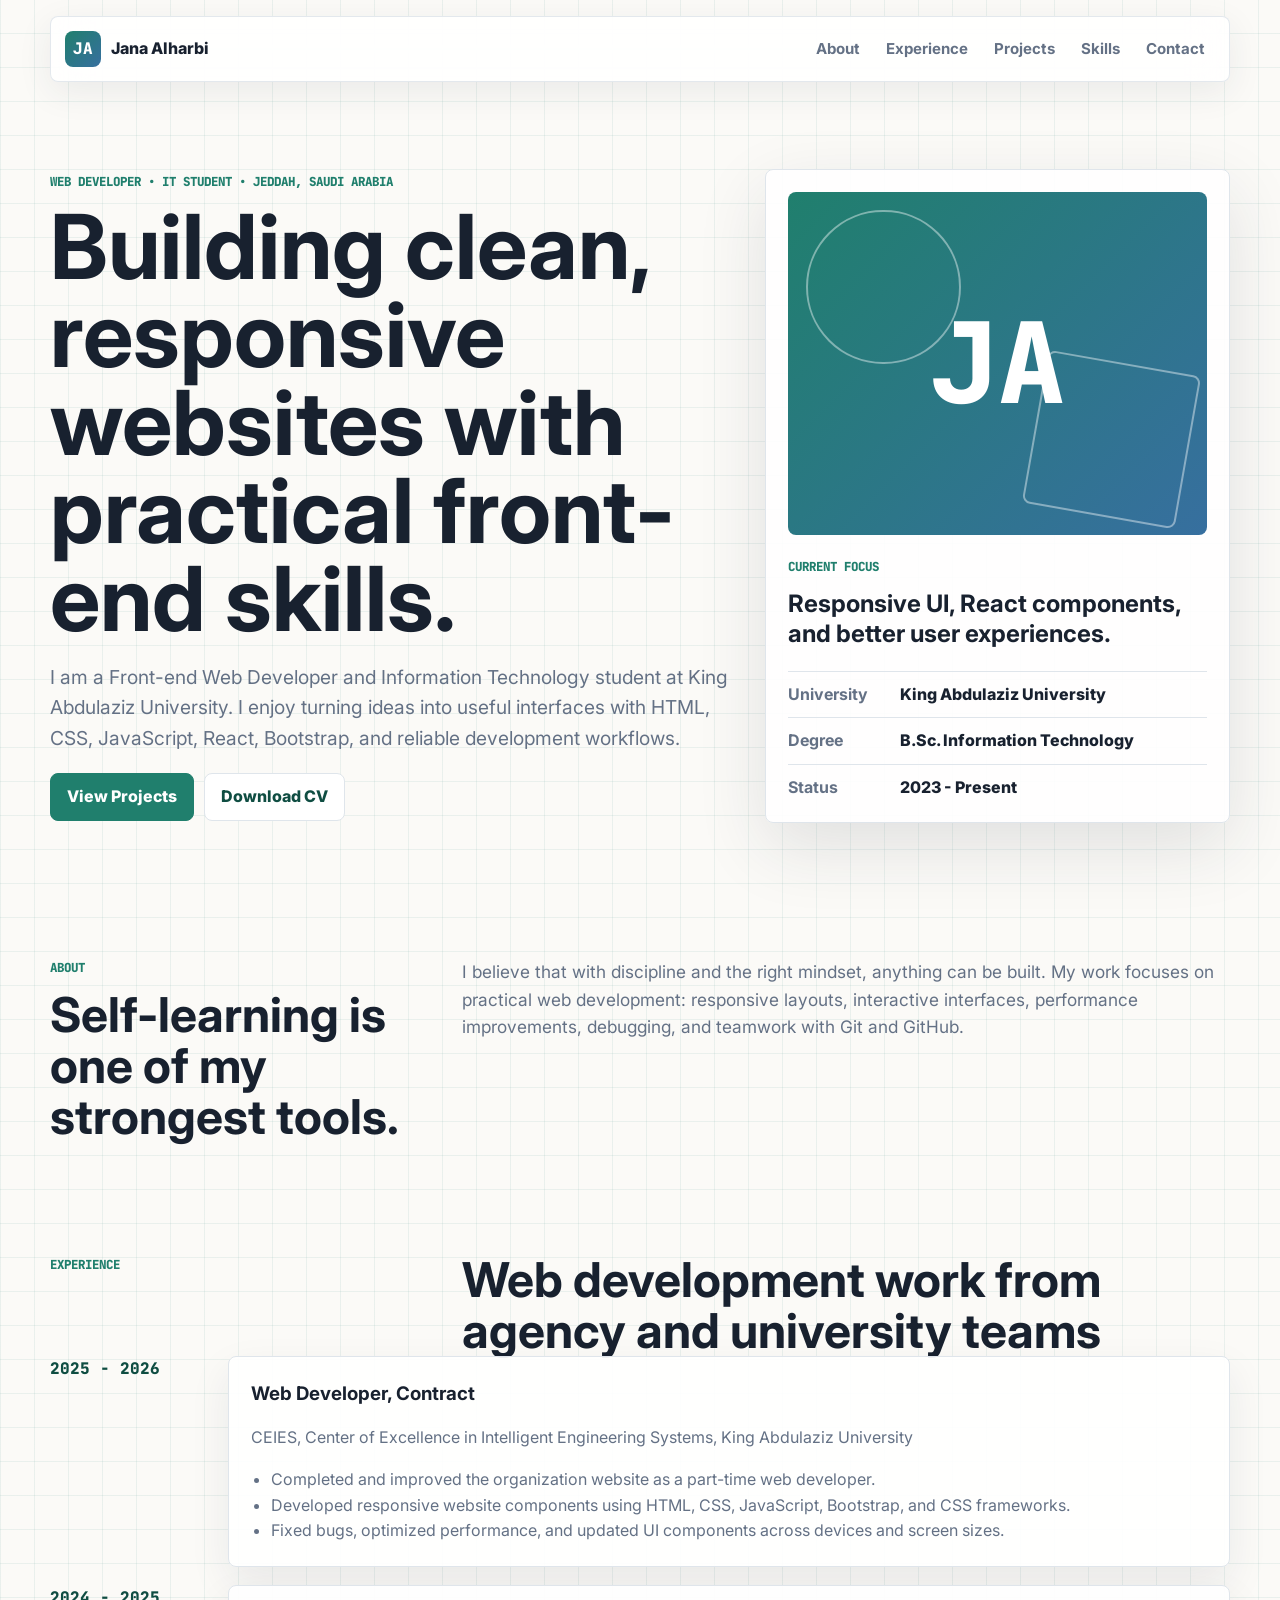
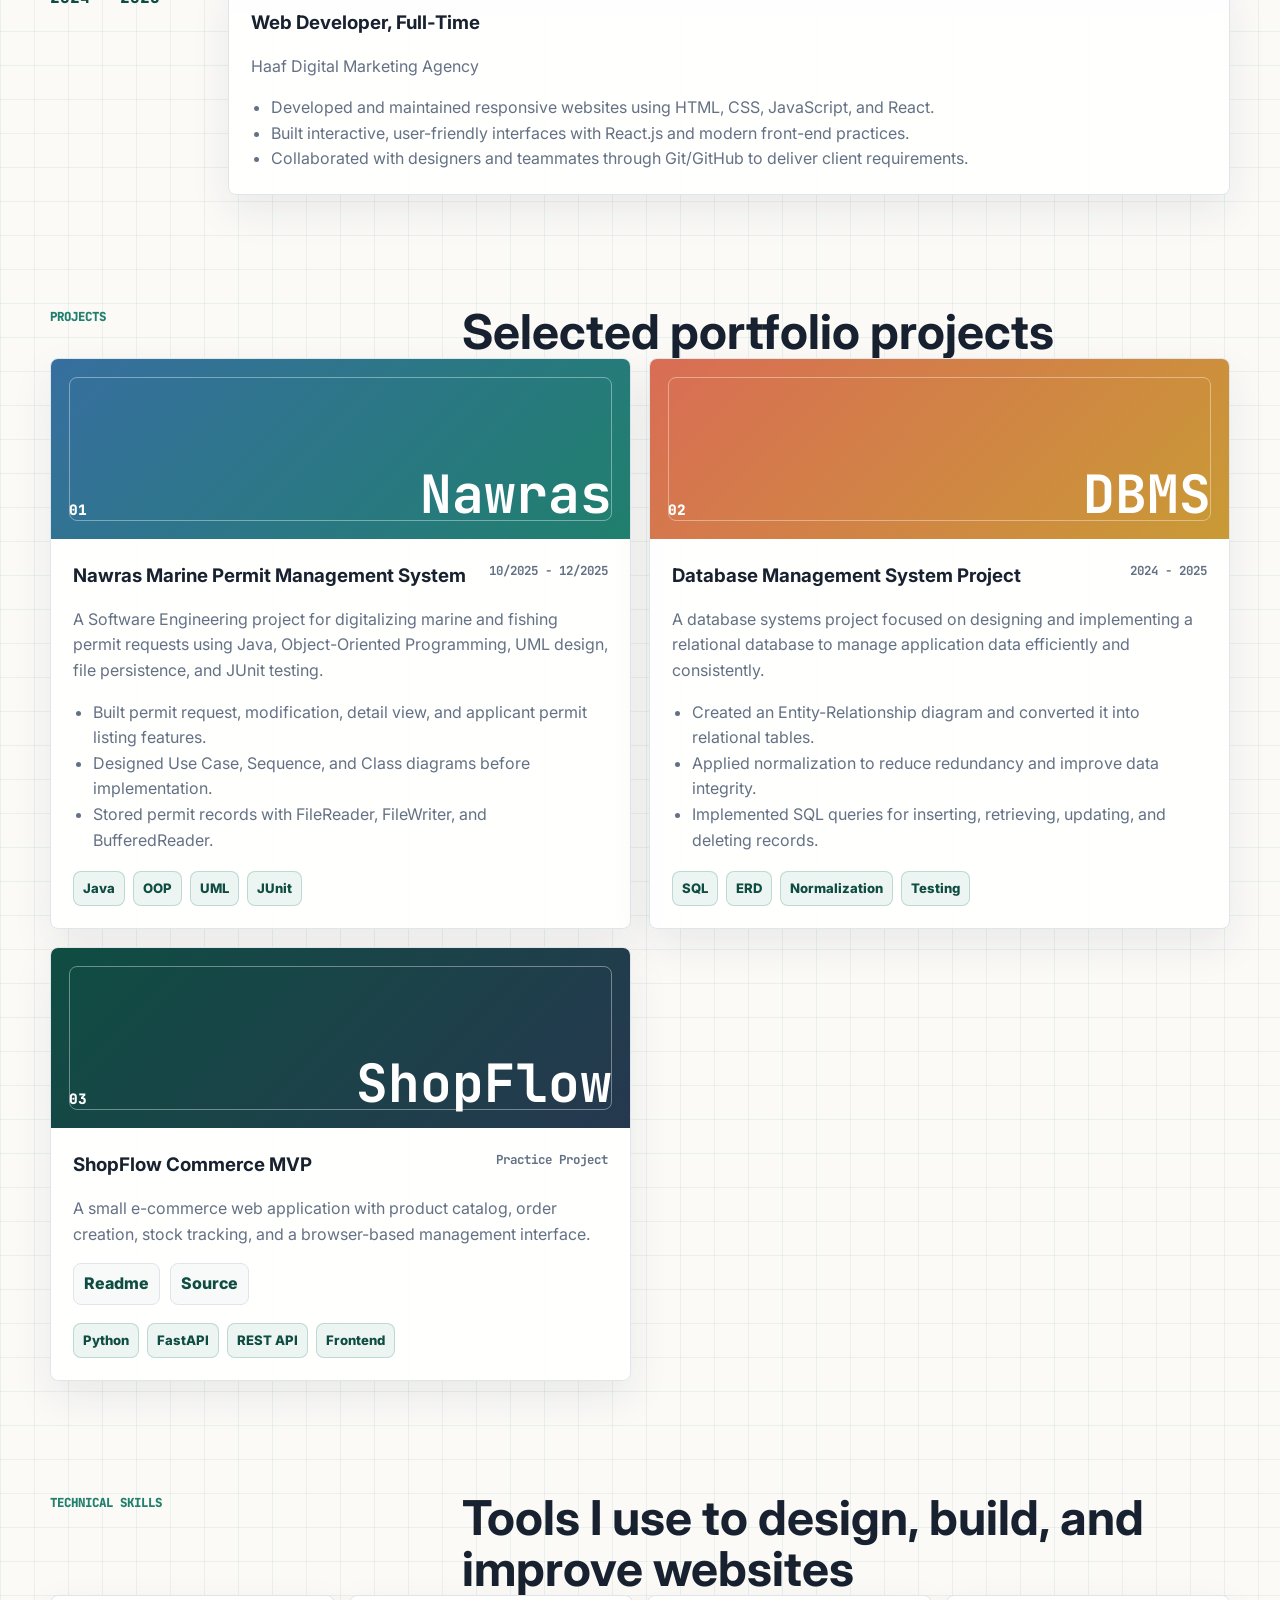
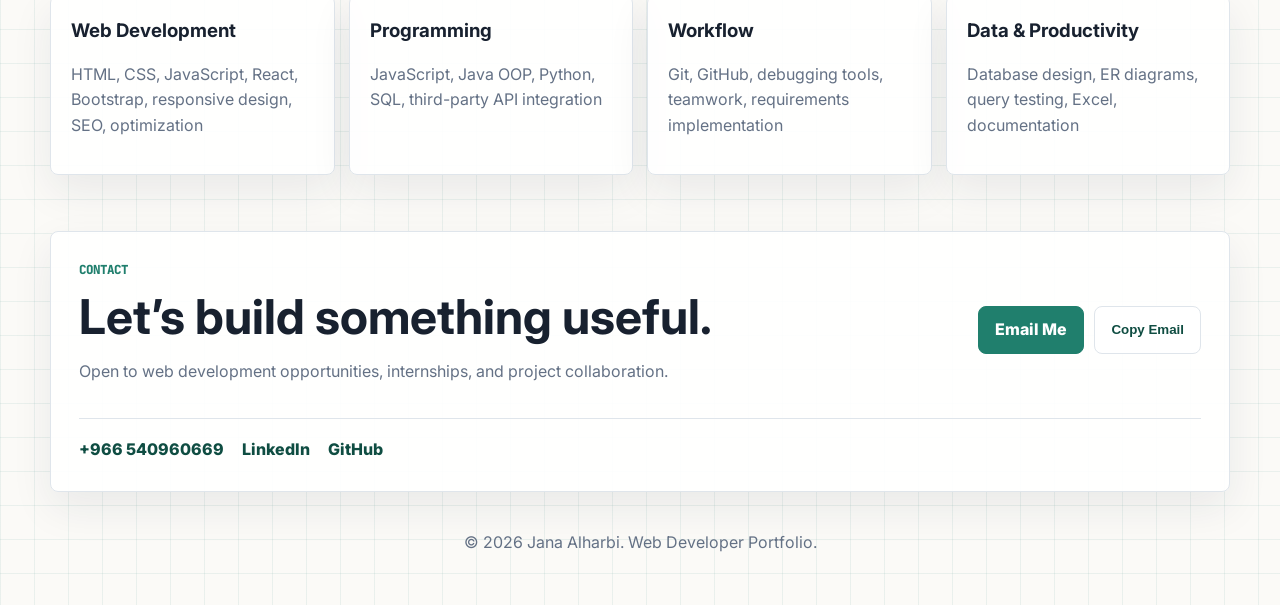
<file: index.html>
<!doctype html>
<html lang="en">
  <head>
    <meta charset="UTF-8" />
    <meta name="viewport" content="width=device-width, initial-scale=1.0" />
    <title>Jana Alharbi | Web Developer Portfolio</title>
    <meta
      name="description"
      content="Portfolio website for Jana Alharbi, a web developer and Information Technology student at King Abdulaziz University."
    />
    <link rel="preconnect" href="https://fonts.googleapis.com" />
    <link rel="preconnect" href="https://fonts.gstatic.com" crossorigin />
    <link
      href="https://fonts.googleapis.com/css2?family=Inter:wght@400;500;600;700;800&family=JetBrains+Mono:wght@500;700&display=swap"
      rel="stylesheet"
    />
    <link rel="stylesheet" href="styles.css" />
  </head>
  <body>
    <header class="site-header">
      <a class="brand" href="#home" aria-label="Jana Alharbi portfolio home">
        <span>JA</span>
        Jana Alharbi
      </a>
      <nav aria-label="Primary navigation">
        <a href="#about">About</a>
        <a href="#experience">Experience</a>
        <a href="#projects">Projects</a>
        <a href="#skills">Skills</a>
        <a href="#contact">Contact</a>
      </nav>
    </header>

    <main id="home">
      <section class="hero">
        <div class="hero-copy">
          <p class="eyebrow">Web Developer • IT Student • Jeddah, Saudi Arabia</p>
          <h1>Building clean, responsive websites with practical front-end skills.</h1>
          <p>
            I am a Front-end Web Developer and Information Technology student at King Abdulaziz University.
            I enjoy turning ideas into useful interfaces with HTML, CSS, JavaScript, React, Bootstrap, and
            reliable development workflows.
          </p>
          <div class="hero-actions" aria-label="Portfolio actions">
            <a class="btn primary" href="#projects">View Projects</a>
            <a class="btn secondary" href="Jana_Alharbi_CV.pdf" target="_blank" rel="noreferrer">Download CV</a>
          </div>
        </div>

        <aside class="profile-panel" aria-label="Jana Alharbi profile summary">
          <div class="profile-visual">
            <span>JA</span>
          </div>
          <div>
            <p class="panel-label">Current Focus</p>
            <h2>Responsive UI, React components, and better user experiences.</h2>
          </div>
          <dl class="quick-facts">
            <div>
              <dt>University</dt>
              <dd>King Abdulaziz University</dd>
            </div>
            <div>
              <dt>Degree</dt>
              <dd>B.Sc. Information Technology</dd>
            </div>
            <div>
              <dt>Status</dt>
              <dd>2023 - Present</dd>
            </div>
          </dl>
        </aside>
      </section>

      <section id="about" class="section intro-grid">
        <div>
          <p class="section-kicker">About</p>
          <h2>Self-learning is one of my strongest tools.</h2>
        </div>
        <p>
          I believe that with discipline and the right mindset, anything can be built. My work focuses on
          practical web development: responsive layouts, interactive interfaces, performance improvements,
          debugging, and teamwork with Git and GitHub.
        </p>
      </section>

      <section id="experience" class="section">
        <div class="section-head">
          <p class="section-kicker">Experience</p>
          <h2>Web development work from agency and university teams</h2>
        </div>

        <div class="timeline">
          <article class="timeline-item">
            <div class="timeline-date">2025 - 2026</div>
            <div class="timeline-card">
              <h3>Web Developer, Contract</h3>
              <p class="muted">CEIES, Center of Excellence in Intelligent Engineering Systems, King Abdulaziz University</p>
              <ul>
                <li>Completed and improved the organization website as a part-time web developer.</li>
                <li>Developed responsive website components using HTML, CSS, JavaScript, Bootstrap, and CSS frameworks.</li>
                <li>Fixed bugs, optimized performance, and updated UI components across devices and screen sizes.</li>
              </ul>
            </div>
          </article>

          <article class="timeline-item">
            <div class="timeline-date">2024 - 2025</div>
            <div class="timeline-card">
              <h3>Web Developer, Full-Time</h3>
              <p class="muted">Haaf Digital Marketing Agency</p>
              <ul>
                <li>Developed and maintained responsive websites using HTML, CSS, JavaScript, and React.</li>
                <li>Built interactive, user-friendly interfaces with React.js and modern front-end practices.</li>
                <li>Collaborated with designers and teammates through Git/GitHub to deliver client requirements.</li>
              </ul>
            </div>
          </article>
        </div>
      </section>

      <section id="projects" class="section">
        <div class="section-head">
          <p class="section-kicker">Projects</p>
          <h2>Selected portfolio projects</h2>
        </div>

        <div class="project-grid">
          <article class="project-card featured">
            <div class="project-preview marine">
              <span>01</span>
              <strong>Nawras</strong>
            </div>
            <div class="project-content">
              <div class="project-top">
                <h3>Nawras Marine Permit Management System</h3>
                <span>10/2025 - 12/2025</span>
              </div>
              <p>
                A Software Engineering project for digitalizing marine and fishing permit requests using Java,
                Object-Oriented Programming, UML design, file persistence, and JUnit testing.
              </p>
              <ul>
                <li>Built permit request, modification, detail view, and applicant permit listing features.</li>
                <li>Designed Use Case, Sequence, and Class diagrams before implementation.</li>
                <li>Stored permit records with FileReader, FileWriter, and BufferedReader.</li>
              </ul>
              <div class="tags">
                <span>Java</span>
                <span>OOP</span>
                <span>UML</span>
                <span>JUnit</span>
              </div>
            </div>
          </article>

          <article class="project-card featured">
            <div class="project-preview database">
              <span>02</span>
              <strong>DBMS</strong>
            </div>
            <div class="project-content">
              <div class="project-top">
                <h3>Database Management System Project</h3>
                <span>2024 - 2025</span>
              </div>
              <p>
                A database systems project focused on designing and implementing a relational database to manage
                application data efficiently and consistently.
              </p>
              <ul>
                <li>Created an Entity-Relationship diagram and converted it into relational tables.</li>
                <li>Applied normalization to reduce redundancy and improve data integrity.</li>
                <li>Implemented SQL queries for inserting, retrieving, updating, and deleting records.</li>
              </ul>
              <div class="tags">
                <span>SQL</span>
                <span>ERD</span>
                <span>Normalization</span>
                <span>Testing</span>
              </div>
            </div>
          </article>

          <article class="project-card">
            <div class="project-preview webapp">
              <span>03</span>
              <strong>ShopFlow</strong>
            </div>
            <div class="project-content">
              <div class="project-top">
                <h3>ShopFlow Commerce MVP</h3>
                <span>Practice Project</span>
              </div>
              <p>
                A small e-commerce web application with product catalog, order creation, stock tracking,
                and a browser-based management interface.
              </p>
              <div class="project-links">
                <a href="../fullstack-projects/shopflow-mvp/README.md" target="_blank" rel="noreferrer">Readme</a>
                <a href="../fullstack-projects/shopflow-mvp/app.py" target="_blank" rel="noreferrer">Source</a>
              </div>
              <div class="tags">
                <span>Python</span>
                <span>FastAPI</span>
                <span>REST API</span>
                <span>Frontend</span>
              </div>
            </div>
          </article>
        </div>
      </section>

      <section id="skills" class="section">
        <div class="section-head">
          <p class="section-kicker">Technical Skills</p>
          <h2>Tools I use to design, build, and improve websites</h2>
        </div>

        <div class="skills-grid">
          <article>
            <h3>Web Development</h3>
            <p>HTML, CSS, JavaScript, React, Bootstrap, responsive design, SEO, optimization</p>
          </article>
          <article>
            <h3>Programming</h3>
            <p>JavaScript, Java OOP, Python, SQL, third-party API integration</p>
          </article>
          <article>
            <h3>Workflow</h3>
            <p>Git, GitHub, debugging tools, teamwork, requirements implementation</p>
          </article>
          <article>
            <h3>Data & Productivity</h3>
            <p>Database design, ER diagrams, query testing, Excel, documentation</p>
          </article>
        </div>
      </section>

      <section id="contact" class="section contact">
        <div>
          <p class="section-kicker">Contact</p>
          <h2>Let’s build something useful.</h2>
          <p class="muted">Open to web development opportunities, internships, and project collaboration.</p>
        </div>
        <div class="contact-actions">
          <a class="btn primary" href="mailto:jalharbi4634@gmail.com">Email Me</a>
          <button class="btn secondary" id="copyEmailBtn" type="button">Copy Email</button>
        </div>
        <ul class="contact-list" aria-label="Contact links">
          <li><a href="tel:+966540960669">+966 540960669</a></li>
          <li><a href="https://www.linkedin.com/in/jana-alharbi-202066207/" target="_blank" rel="noreferrer">LinkedIn</a></li>
          <li><a href="https://github.com/JanaHAlharbi" target="_blank" rel="noreferrer">GitHub</a></li>
        </ul>
      </section>
    </main>

    <footer>
      <p>© <span id="year"></span> Jana Alharbi. Web Developer Portfolio.</p>
    </footer>

    <script src="script.js"></script>
  </body>
</html>
</file>
<file: styles.css>
:root {
  --ink: #18212f;
  --muted: #647185;
  --paper: #fbfaf7;
  --surface: #ffffff;
  --line: #dfe5eb;
  --green: #207f6d;
  --green-dark: #0f4d42;
  --coral: #d96d55;
  --blue: #376f9f;
  --gold: #c99a35;
  --shadow: 0 24px 70px rgba(30, 42, 58, 0.12);
}

* {
  box-sizing: border-box;
}

html {
  scroll-behavior: smooth;
}

body {
  margin: 0;
  background:
    linear-gradient(90deg, rgba(32, 127, 109, 0.08) 1px, transparent 1px),
    linear-gradient(0deg, rgba(32, 127, 109, 0.08) 1px, transparent 1px),
    var(--paper);
  background-size: 34px 34px;
  color: var(--ink);
  font-family: "Inter", Arial, sans-serif;
  line-height: 1.6;
}

a {
  color: inherit;
}

.site-header {
  position: sticky;
  top: 0;
  z-index: 10;
  width: min(1180px, calc(100% - 32px));
  margin: 16px auto 0;
  padding: 12px 14px;
  border: 1px solid rgba(223, 229, 235, 0.86);
  border-radius: 8px;
  background: rgba(255, 255, 255, 0.86);
  backdrop-filter: blur(18px);
  box-shadow: 0 10px 35px rgba(33, 45, 66, 0.08);
  display: flex;
  align-items: center;
  justify-content: space-between;
  gap: 18px;
}

.brand {
  display: inline-flex;
  align-items: center;
  gap: 10px;
  color: var(--ink);
  font-weight: 800;
  text-decoration: none;
}

.brand span,
.profile-visual {
  display: grid;
  place-items: center;
  color: white;
  background: linear-gradient(135deg, var(--green), var(--blue));
  font-family: "JetBrains Mono", monospace;
  font-weight: 800;
}

.brand span {
  width: 36px;
  height: 36px;
  border-radius: 8px;
}

nav {
  display: flex;
  flex-wrap: wrap;
  gap: 6px;
  justify-content: flex-end;
}

nav a {
  border-radius: 8px;
  padding: 8px 10px;
  color: var(--muted);
  font-size: 0.94rem;
  font-weight: 700;
  text-decoration: none;
}

nav a:hover,
nav a:focus-visible {
  background: #edf5f3;
  color: var(--green-dark);
}

main,
footer {
  width: min(1180px, calc(100% - 32px));
  margin: 0 auto;
}

.hero {
  min-height: calc(100vh - 80px);
  display: grid;
  grid-template-columns: minmax(0, 1.1fr) minmax(320px, 0.75fr);
  align-items: center;
  gap: 34px;
  padding: 54px 0 46px;
}

.hero-copy h1 {
  max-width: 850px;
  margin: 0;
  font-size: clamp(2.6rem, 7vw, 6.2rem);
  line-height: 0.98;
  letter-spacing: 0;
}

.hero-copy > p:not(.eyebrow) {
  max-width: 760px;
  color: var(--muted);
  font-size: clamp(1.02rem, 2vw, 1.2rem);
}

.eyebrow,
.section-kicker,
.panel-label {
  margin: 0 0 12px;
  color: var(--green);
  font-family: "JetBrains Mono", monospace;
  font-size: 0.78rem;
  font-weight: 800;
  letter-spacing: 0;
  text-transform: uppercase;
}

.hero-actions,
.contact-actions,
.project-links {
  display: flex;
  flex-wrap: wrap;
  gap: 10px;
}

.btn {
  min-height: 44px;
  border: 1px solid var(--line);
  border-radius: 8px;
  padding: 10px 16px;
  display: inline-flex;
  align-items: center;
  justify-content: center;
  color: var(--ink);
  font-weight: 800;
  text-decoration: none;
  cursor: pointer;
  transition: transform 0.18s ease, box-shadow 0.18s ease, background 0.18s ease;
}

.btn:hover {
  transform: translateY(-2px);
  box-shadow: 0 14px 28px rgba(31, 69, 85, 0.14);
}

.btn.primary {
  border-color: var(--green);
  background: var(--green);
  color: white;
}

.btn.secondary {
  background: white;
  color: var(--green-dark);
}

.profile-panel {
  border: 1px solid var(--line);
  border-radius: 8px;
  padding: 22px;
  background: rgba(255, 255, 255, 0.9);
  box-shadow: var(--shadow);
}

.profile-visual {
  width: 100%;
  aspect-ratio: 1.22;
  border-radius: 8px;
  margin-bottom: 22px;
  overflow: hidden;
  position: relative;
  font-size: clamp(4rem, 10vw, 7rem);
}

.profile-visual::before,
.profile-visual::after {
  content: "";
  position: absolute;
  inset: 18px auto auto 18px;
  width: 36%;
  aspect-ratio: 1;
  border: 2px solid rgba(255, 255, 255, 0.42);
  border-radius: 50%;
}

.profile-visual::after {
  inset: auto 18px 18px auto;
  border-radius: 8px;
  transform: rotate(10deg);
}

.profile-visual span {
  position: relative;
  z-index: 1;
}

.profile-panel h2 {
  margin: 0;
  font-size: 1.5rem;
  line-height: 1.25;
}

.quick-facts {
  margin: 22px 0 0;
  display: grid;
  gap: 10px;
}

.quick-facts div {
  border-top: 1px solid var(--line);
  padding-top: 10px;
  display: grid;
  grid-template-columns: 100px 1fr;
  gap: 12px;
}

dt {
  color: var(--muted);
  font-weight: 700;
}

dd {
  margin: 0;
  font-weight: 800;
}

.section {
  padding: 56px 0;
}

.intro-grid,
.section-head {
  display: grid;
  grid-template-columns: minmax(220px, 0.5fr) minmax(0, 1fr);
  gap: 28px;
  align-items: start;
}

.intro-grid h2,
.section-head h2,
.contact h2 {
  margin: 0;
  font-size: clamp(1.8rem, 4vw, 3rem);
  line-height: 1.06;
}

.intro-grid > p {
  margin: 0;
  color: var(--muted);
  font-size: 1.08rem;
}

.timeline {
  display: grid;
  gap: 18px;
}

.timeline-item {
  display: grid;
  grid-template-columns: 160px minmax(0, 1fr);
  gap: 18px;
}

.timeline-date {
  color: var(--green-dark);
  font-family: "JetBrains Mono", monospace;
  font-weight: 800;
}

.timeline-card,
.project-card,
.skills-grid article,
.contact {
  border: 1px solid var(--line);
  border-radius: 8px;
  background: rgba(255, 255, 255, 0.92);
  box-shadow: 0 16px 42px rgba(30, 42, 58, 0.08);
}

.timeline-card {
  padding: 22px;
}

.timeline-card h3,
.project-card h3,
.skills-grid h3 {
  margin: 0;
}

.muted {
  color: var(--muted);
}

ul {
  margin: 14px 0 0;
  padding-left: 20px;
  color: var(--muted);
}

.project-grid {
  display: grid;
  grid-template-columns: repeat(2, minmax(0, 1fr));
  gap: 18px;
}

.project-card {
  overflow: hidden;
}

.project-card.featured {
  grid-row: span 2;
}

.project-preview {
  min-height: 180px;
  padding: 18px;
  display: flex;
  align-items: flex-end;
  justify-content: space-between;
  color: white;
  font-family: "JetBrains Mono", monospace;
  position: relative;
}

.project-preview::before {
  content: "";
  position: absolute;
  inset: 18px;
  border: 1px solid rgba(255, 255, 255, 0.38);
  border-radius: 8px;
}

.project-preview span,
.project-preview strong {
  position: relative;
  z-index: 1;
}

.project-preview span {
  font-size: 0.9rem;
  font-weight: 800;
}

.project-preview strong {
  font-size: clamp(1.6rem, 5vw, 3.3rem);
  line-height: 1;
}

.project-preview.marine {
  background: linear-gradient(135deg, var(--blue), var(--green));
}

.project-preview.database {
  background: linear-gradient(135deg, var(--coral), var(--gold));
}

.project-preview.webapp {
  background: linear-gradient(135deg, var(--green-dark), #26384f);
}

.project-content {
  padding: 22px;
}

.project-top {
  display: flex;
  gap: 12px;
  justify-content: space-between;
  align-items: start;
}

.project-top span {
  color: var(--muted);
  font-family: "JetBrains Mono", monospace;
  font-size: 0.78rem;
  font-weight: 700;
  text-align: right;
}

.project-card p {
  color: var(--muted);
}

.project-links {
  margin: 12px 0;
}

.project-links a {
  border: 1px solid var(--line);
  border-radius: 8px;
  padding: 7px 10px;
  background: #f7faf9;
  color: var(--green-dark);
  font-weight: 800;
  text-decoration: none;
}

.tags {
  display: flex;
  flex-wrap: wrap;
  gap: 8px;
  margin-top: 18px;
}

.tags span {
  border: 1px solid rgba(32, 127, 109, 0.24);
  border-radius: 8px;
  padding: 6px 9px;
  background: #edf5f3;
  color: var(--green-dark);
  font-size: 0.82rem;
  font-weight: 800;
}

.skills-grid {
  display: grid;
  grid-template-columns: repeat(4, minmax(0, 1fr));
  gap: 14px;
}

.skills-grid article {
  min-height: 180px;
  padding: 20px;
}

.skills-grid p {
  margin-bottom: 0;
  color: var(--muted);
}

.contact {
  padding: 28px;
  display: grid;
  grid-template-columns: minmax(0, 1fr) auto;
  gap: 18px;
  align-items: center;
}

.contact-list {
  grid-column: 1 / -1;
  margin: 0;
  padding: 18px 0 0;
  border-top: 1px solid var(--line);
  display: flex;
  flex-wrap: wrap;
  gap: 10px 18px;
  list-style: none;
}

.contact-list a {
  color: var(--green-dark);
  font-weight: 800;
  text-decoration: none;
}

footer {
  padding: 22px 0 34px;
  color: var(--muted);
  text-align: center;
}

@media (max-width: 940px) {
  .hero,
  .intro-grid,
  .section-head,
  .timeline-item,
  .contact {
    grid-template-columns: 1fr;
  }

  .project-grid,
  .skills-grid {
    grid-template-columns: 1fr;
  }

  .project-card.featured {
    grid-row: auto;
  }
}

@media (max-width: 680px) {
  .site-header {
    position: static;
    align-items: flex-start;
    flex-direction: column;
  }

  nav {
    justify-content: flex-start;
  }

  .hero {
    min-height: auto;
    padding-top: 40px;
  }

  .hero-actions,
  .contact-actions {
    width: 100%;
  }

  .btn {
    width: 100%;
  }

  .project-top,
  .quick-facts div {
    grid-template-columns: 1fr;
  }
}
</file>
